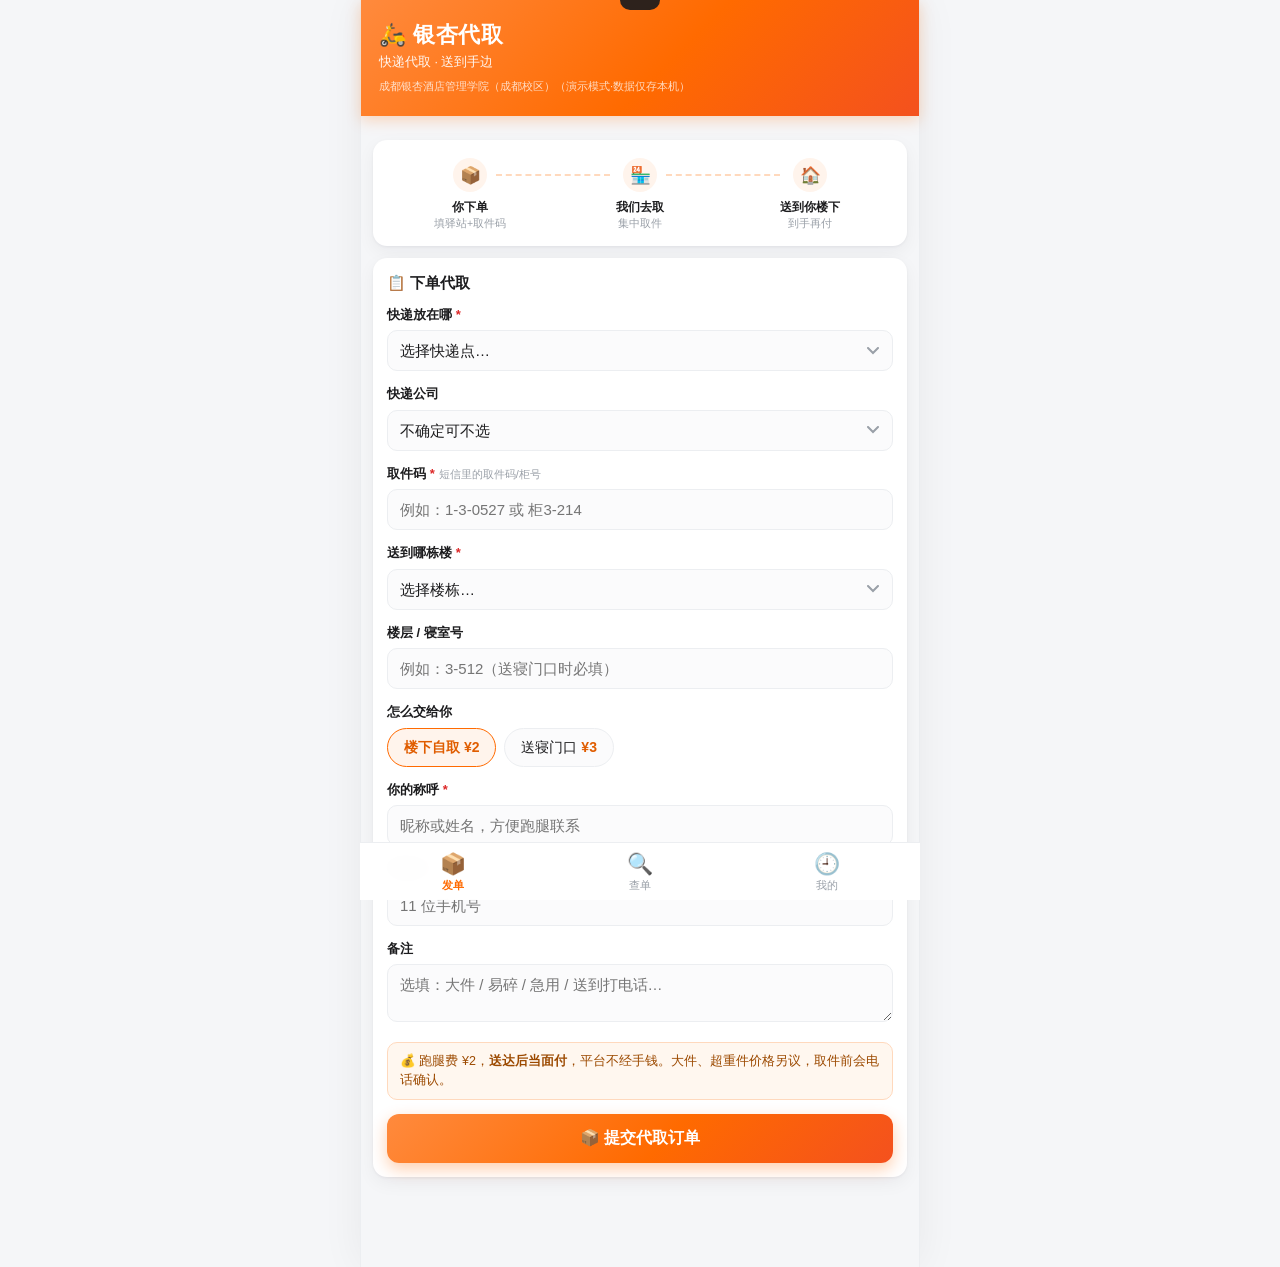
<file: index.html>
<!DOCTYPE html>
<html lang="zh-CN">
<head>
<meta charset="UTF-8">
<meta name="viewport" content="width=device-width, initial-scale=1, maximum-scale=1, user-scalable=no, viewport-fit=cover">
<meta name="theme-color" content="#ff6a00">
<title>银杏代取 · 快递代取送到手</title>
<link rel="stylesheet" href="assets/app.css">
</head>
<body>

<!-- ======== 顶部品牌 ======== -->
<header class="app-header">
  <div class="brand">🛵 <span id="appName">银杏代取</span></div>
  <div class="slogan" id="appSlogan">快递代取 · 送到手边</div>
  <div class="school" id="appSchool"></div>
</header>

<!-- ======== 页面1：发单 ======== -->
<section class="page page-pad active" id="page-order">
  <div class="card">
    <div class="steps">
      <div class="step"><div class="dot">📦</div><div class="t">你下单</div><div class="d">填驿站+取件码</div></div>
      <div class="step"><div class="dot">🏪</div><div class="t">我们去取</div><div class="d">集中取件</div></div>
      <div class="step"><div class="dot">🏠</div><div class="t">送到你楼下</div><div class="d">到手再付</div></div>
    </div>
  </div>

  <div class="card">
    <div class="card-title">📋 下单代取</div>

    <div class="field">
      <label>快递放在哪 <span class="req">*</span></label>
      <select id="frmStation"></select>
      <input type="text" id="frmStationOther" placeholder="请填写具体快递点位置" style="display:none; margin-top:8px">
    </div>

    <div class="field">
      <label>快递公司</label>
      <select id="frmCarrier"></select>
    </div>

    <div class="field">
      <label>取件码 <span class="req">*</span><span class="sub">短信里的取件码/柜号</span></label>
      <input type="text" id="frmCode" placeholder="例如：1-3-0527 或 柜3-214" autocomplete="off">
    </div>

    <div class="field">
      <label>送到哪栋楼 <span class="req">*</span></label>
      <select id="frmBuilding"></select>
    </div>

    <div class="field">
      <label>楼层 / 寝室号</label>
      <input type="text" id="frmRoom" placeholder="例如：3-512（送寝门口时必填）" autocomplete="off">
    </div>

    <div class="field">
      <label>怎么交给你</label>
      <div class="chips" id="frmDropoff">
        <div class="chip active" data-v="楼下" data-fee="2">楼下自取 <b class="price">¥2</b></div>
        <div class="chip" data-v="送寝门口" data-fee="3">送寝门口 <b class="price">¥3</b></div>
      </div>
    </div>

    <div class="field">
      <label>你的称呼 <span class="req">*</span></label>
      <input type="text" id="frmName" placeholder="昵称或姓名，方便跑腿联系" maxlength="12">
    </div>

    <div class="field">
      <label>手机号 <span class="req">*</span><span class="sub">送达联系 + 查单凭证</span></label>
      <input type="tel" id="frmPhone" placeholder="11 位手机号" maxlength="11">
    </div>

    <div class="field">
      <label>备注</label>
      <textarea id="frmNote" placeholder="选填：大件 / 易碎 / 急用 / 送到打电话…"></textarea>
    </div>

    <div class="pill-info">💰 跑腿费 <span id="feeShow">¥2</span>，<b>送达后当面付</b>，平台不经手钱。大件、超重件价格另议，取件前会电话确认。</div>

    <button class="btn mt14" id="btnSubmit">📦 提交代取订单</button>
  </div>
  <div class="page-pad-last"></div>
</section>

<!-- ======== 页面2：查单 ======== -->
<section class="page" id="page-query">
  <div class="card">
    <div class="card-title">🔍 查订单进度</div>
    <div class="field">
      <label>订单号</label>
      <input type="text" id="qryNo" placeholder="下单后收到的 YQ 开头的订单号" autocomplete="off">
    </div>
    <div class="field">
      <label>下单手机号</label>
      <input type="tel" id="qryPhone" placeholder="下单时填的手机号" maxlength="11">
    </div>
    <button class="btn" id="btnQuery">查询进度</button>
    <div class="mt6 muted" style="font-size:11.5px; text-align:center; margin-top:10px">查询结果只会展示给订单本人</div>
  </div>

  <div class="card" id="qryResult" style="display:none">
    <div class="card-title">📦 订单 <span class="no" id="resNo" style="font-size:12px;color:var(--ink-3)"></span></div>
    <div id="resStatus"></div>
    <div class="mt14 timeline" id="resTimeline"></div>
    <div class="mt14 info-grid" id="resInfo"></div>
    <div class="order-actions">
      <button class="btn sm ghost" id="btnCopyNo">复制订单号</button>
      <div class="spacer"></div>
      <div class="price" id="resFee"></div>
    </div>
  </div>
</section>

<!-- ======== 页面3：我的记录 ======== -->
<section class="page" id="page-mine">
  <div class="card" style="padding:12px 14px">
    <div class="flex">
      <input type="tel" id="minePhone" placeholder="输入手机号查看我的代取记录" maxlength="11" style="flex:1">
      <button class="btn sm" id="btnMineLoad">加载</button>
    </div>
  </div>
  <div id="mineList"></div>
  <div class="page-pad-last"></div>
</section>

<!-- ======== 底部导航 ======== -->
<nav class="tabbar">
  <div class="tab active" data-p="order"><span class="ico">📦</span>发单</div>
  <div class="tab" data-p="query"><span class="ico">🔍</span>查单</div>
  <div class="tab" data-p="mine"><span class="ico">🕘</span>我的</div>
</nav>

<div class="toast" id="toast"></div>

<script src="config.js"></script>
<script src="vendor/supabase.min.js"></script>
<script src="assets/store.js"></script>
<script>
/* ============ 文案 ============ */
document.getElementById('appName').textContent = CFG.APP_NAME;
document.getElementById('appSlogan').textContent = CFG.SLOGAN;
document.getElementById('appSchool').textContent = CFG.SCHOOL + (API.isDemo() ? '（演示模式·数据仅存本机）' : '');
if (API.isDemo()) document.title = CFG.APP_NAME + '（演示）';

/* ============ 下拉选项 ============ */
function fillSelect(id, list, placeholder) {
  const el = document.getElementById(id);
  el.innerHTML = '<option value="">' + placeholder + '</option>' +
    list.map(v => '<option value="' + v + '">' + v + '</option>').join('');
}
fillSelect('frmStation', CFG.STATIONS, '选择快递点…');
fillSelect('frmCarrier', CFG.CARRIERS, '不确定可不选');
fillSelect('frmBuilding', CFG.BUILDINGS, '选择楼栋…');

/* ============ 送达方式 chips + 价格 ============ */
const feeShow = document.getElementById('feeShow');
document.querySelectorAll('#frmDropoff .chip').forEach(ch => {
  ch.addEventListener('click', () => {
    document.querySelectorAll('#frmDropoff .chip').forEach(x => x.classList.remove('active'));
    ch.classList.add('active');
    const f = Number(ch.dataset.fee);
    feeShow.textContent = '¥' + f;
    if (ch.dataset.v === '送寝门口') {
      document.getElementById('frmRoom').required = true;
      document.getElementById('frmRoom').placeholder = '必填：楼层-寝室号，例如 3-512';
    } else {
      document.getElementById('frmRoom').placeholder = '例如：3-512（送寝门口时必填）';
    }
  });
});

/* ============ 驿站“其他”补充 ============ */
const stationSel = document.getElementById('frmStation');
const stationOther = document.getElementById('frmStationOther');
stationSel.addEventListener('change', () => {
  stationOther.style.display = stationSel.value === '其他' ? 'block' : 'none';
});

/* ============ 提交下单 ============ */
document.getElementById('btnSubmit').addEventListener('click', async () => {
  const station = stationSel.value;
  const code = document.getElementById('frmCode').value.trim();
  const building = document.getElementById('frmBuilding').value;
  const name = document.getElementById('frmName').value.trim();
  const phone = document.getElementById('frmPhone').value.trim();
  const room = document.getElementById('frmRoom').value.trim();
  const dropoff = document.querySelector('#frmDropoff .chip.active').dataset.v;

  if (!station) return toast('请选择快递点');
  if (!code) return toast('请填取件码');
  if (!building) return toast('请选择送到哪栋楼');
  if (dropoff === '送寝门口' && !room) return toast('送寝门口请填楼层/寝室号');
  if (!name) return toast('请填你的称呼');
  if (!/^1\d{10}$/.test(phone)) return toast('请填 11 位手机号');

  const fee = dropoff === '楼下' ? CFG.FEE_DROP_LOBBY : CFG.FEE_DROP_DOOR;
  const btn = document.getElementById('btnSubmit');
  btn.disabled = true; btn.textContent = '提交中…';
  try {
    const r = await API.createOrder({
      station: station === '其他' ? (stationOther.value.trim() || '其他') : station,
      carrier: document.getElementById('frmCarrier').value,
      pickup_code: code, building, room, dropoff,
      name, phone,
      note: document.getElementById('frmNote').value.trim(),
      fee
    });
    if (!r.ok) return toast(r.msg || '下单失败');
    saveLocalOrder(r.order_no, phone);
    toast('🎉 下单成功！跑腿马上出发');
    // 自动跳查单页并展示
    document.getElementById('qryNo').value = r.order_no;
    document.getElementById('qryPhone').value = phone;
    switchPage('query');
    await doQuery(true);
  } catch (e) {
    toast('下单失败：' + (e.message || '网络异常，请重试'));
  } finally {
    btn.disabled = false; btn.textContent = '📦 提交代取订单';
  }
});

/* ============ 查单 ============ */
document.getElementById('btnQuery').addEventListener('click', () => doQuery());
async function doQuery(silent) {
  const no = document.getElementById('qryNo').value.trim();
  const phone = document.getElementById('qryPhone').value.trim();
  if (!no) return toast('请填订单号');
  if (!/^1\d{10}$/.test(phone)) return toast('请填下单时的 11 位手机号');
  const btn = document.getElementById('btnQuery');
  btn.disabled = true; btn.textContent = '查询中…';
  try {
    const o = await API.queryOrder(no, phone);
    if (!o) return toast('没查到，请核对订单号和手机号');
    renderResult(o);
    if (!silent) saveLocalOrder(no, phone);
  } catch (e) {
    toast('查询失败：' + (e.message || '网络异常'));
  } finally {
    btn.disabled = false; btn.textContent = '查询进度';
  }
}

function renderResult(o) {
  document.getElementById('qryResult').style.display = 'block';
  document.getElementById('resNo').textContent = o.order_no + ' · ' + fmtTime(o.created_at);
  document.getElementById('resFee').textContent = '跑腿费 ¥' + o.fee;

  const st = o.status;
  document.getElementById('resStatus').innerHTML =
    '<span class="badge ' + st + '">' + API.STATUS_TEXT[st] + '</span>' +
    (st === 'pending' ? ' <span class="muted" style="font-size:12px">已通知跑腿，稍等片刻</span>'
     : st === 'done' ? ' <span class="muted" style="font-size:12px">已送达，记得当面付跑腿费哦</span>'
     : '');

  // 时间线：五档状态
  const seq = ['pending', 'picking', 'delivering', 'done'];
  const idx = seq.indexOf(st);
  const steps = [
    ['pending', '订单已提交', '跑腿收到通知'],
    ['picking', '正在取件', '已到' + o.station],
    ['delivering', '配送中', '送往' + o.building + (o.room ? ' ' + o.room : '')],
    ['done', '已送达', o.dropoff + (o.dropoff === '送寝门口' ? '' : '自取')]
  ];
  let html;
  if (st === 'cancelled') {
    // 已取消：只显示“已提交”完成 + “已取消”当前
    html = '<div class="tl-step done"><div class="tl-dot">✓</div>' +
      '<div class="tl-body"><div class="t">订单已提交</div><div class="d">跑腿收到通知</div></div></div>' +
      '<div class="tl-step now"><div class="tl-dot">✕</div>' +
      '<div class="tl-body"><div class="t">订单已取消</div><div class="d">如有疑问请联系跑腿（下单页有说明）</div></div></div>';
  } else {
    html = '';
    steps.forEach((s, i) => {
      let cls = 'tl-step';
      if (i < idx) cls += ' done';
      else if (i === idx) cls += ' now';
      html += '<div class="' + cls + '">' +
        '<div class="tl-dot">' + (i < idx ? '✓' : ['1','2','3','4'][i]) + '</div>' +
        '<div class="tl-body"><div class="t">' + s[1] + '</div><div class="d">' + s[2] + '</div></div></div>';
    });
  }
  document.getElementById('resTimeline').innerHTML = html;

  document.getElementById('resInfo').innerHTML =
    '<div><div class="k">快递点</div><div class="v">' + esc(o.station) + (o.carrier ? ' · ' + esc(o.carrier) : '') + '</div></div>' +
    '<div><div class="k">取件码</div><div class="v code-box" style="padding:2px 8px;font-size:15px;letter-spacing:1px">' + esc(o.pickup_code) + '</div></div>' +
    '<div><div class="k">送到</div><div class="v">' + esc(o.building) + (o.room ? ' ' + esc(o.room) : '') + '</div></div>' +
    '<div><div class="k">交接</div><div class="v">' + esc(o.dropoff) + '</div></div>' +
    (o.note ? '<div style="grid-column:1/3"><div class="k">备注</div><div class="v">' + esc(o.note) + '</div></div>' : '');
}

document.getElementById('btnCopyNo').addEventListener('click', () => {
  const no = document.getElementById('resNo').textContent.split(' ')[0];
  (navigator.clipboard ? navigator.clipboard.writeText(no) : Promise.reject())
    .then(() => toast('订单号已复制'))
    .catch(() => toast('复制失败，请长按手动复制'));
});

/* ============ 我的记录 ============ */
function localKey() { return 'yinhe_qudai_my_' + (document.getElementById('minePhone').value.trim() || 'x'); }
function saveLocalOrder(no, phone) {
  if (!phone) return;
  let list = [];
  try { list = JSON.parse(localStorage.getItem('yinhe_qudai_my_' + phone) || '[]'); } catch (e) {}
  if (!list.includes(no)) { list.unshift(no); list = list.slice(0, 10); }
  localStorage.setItem('yinhe_qudai_my_' + phone, JSON.stringify(list));
}
document.getElementById('btnMineLoad').addEventListener('click', async () => {
  const phone = document.getElementById('minePhone').value.trim();
  if (!/^1\d{10}$/.test(phone)) return toast('请填 11 位手机号');
  let list = [];
  try { list = JSON.parse(localStorage.getItem('yinhe_qudai_my_' + phone) || '[]'); } catch (e) {}
  if (!list.length) {
    document.getElementById('mineList').innerHTML =
      '<div class="card"><div class="empty"><span class="e">🕘</span><span class="t">这个手机号还没有下单记录</span></div></div>';
    return;
  }
  let html = '';
  for (const no of list) {
    try {
      const o = await API.queryOrder(no, phone);
      if (!o) continue;
      html += orderMiniCard(o);
    } catch (e) {}
  }
  document.getElementById('mineList').innerHTML = html || '<div class="card"><div class="empty"><span class="e">🕘</span><span class="t">暂无记录</span></div></div>';
});
function orderMiniCard(o) {
  return '<div class="card order-card" style="cursor:pointer" onclick="openByNo(\'' + o.order_no + '\')">' +
    '<div class="head"><span class="no">' + o.order_no + '</span>' +
    '<span class="badge ' + o.status + '">' + API.STATUS_TEXT[o.status] + '</span>' +
    '<span class="time">' + fmtTime(o.created_at) + '</span></div>' +
    '<div class="code-row"><div class="code-box">' + esc(o.pickup_code) + '</div>' +
    '<div style="font-size:13px"><div>' + esc(o.station) + ' → ' + esc(o.building) + ' ' + esc(o.room) + '</div>' +
    '<div class="muted" style="font-size:11.5px">' + esc(o.dropoff) + ' · 跑腿费 ¥' + o.fee + '</div></div></div></div>';
}
function openByNo(no) {
  document.getElementById('qryNo').value = no;
  document.getElementById('qryPhone').value = document.getElementById('minePhone').value.trim();
  switchPage('query');
  doQuery(true);
}

/* ============ 工具 ============ */
let toastTimer;
function toast(msg) {
  const t = document.getElementById('toast');
  t.textContent = msg; t.classList.add('show');
  clearTimeout(toastTimer);
  toastTimer = setTimeout(() => t.classList.remove('show'), 2200);
}
function fmtTime(iso) {
  const d = new Date(iso);
  return (d.getMonth() + 1) + '月' + d.getDate() + '日 ' + String(d.getHours()).padStart(2, '0') + ':' + String(d.getMinutes()).padStart(2, '0');
}
function esc(s) {
  return String(s == null ? '' : s).replace(/[&<>"']/g, c =>
    ({ '&': '&amp;', '<': '&lt;', '>': '&gt;', '"': '&quot;', "'": '&#39;' }[c]));
}

/* ============ 底部导航切换 ============ */
function switchPage(p) {
  document.querySelectorAll('.page').forEach(x => x.classList.remove('active'));
  document.getElementById('page-' + p).classList.add('active');
  document.querySelectorAll('.tabbar .tab').forEach(t =>
    t.classList.toggle('active', t.dataset.p === p));
  window.scrollTo(0, 0);
}
document.querySelectorAll('.tabbar .tab').forEach(t =>
  t.addEventListener('click', () => switchPage(t.dataset.p)));
</script>
</body>
</html>
</file>
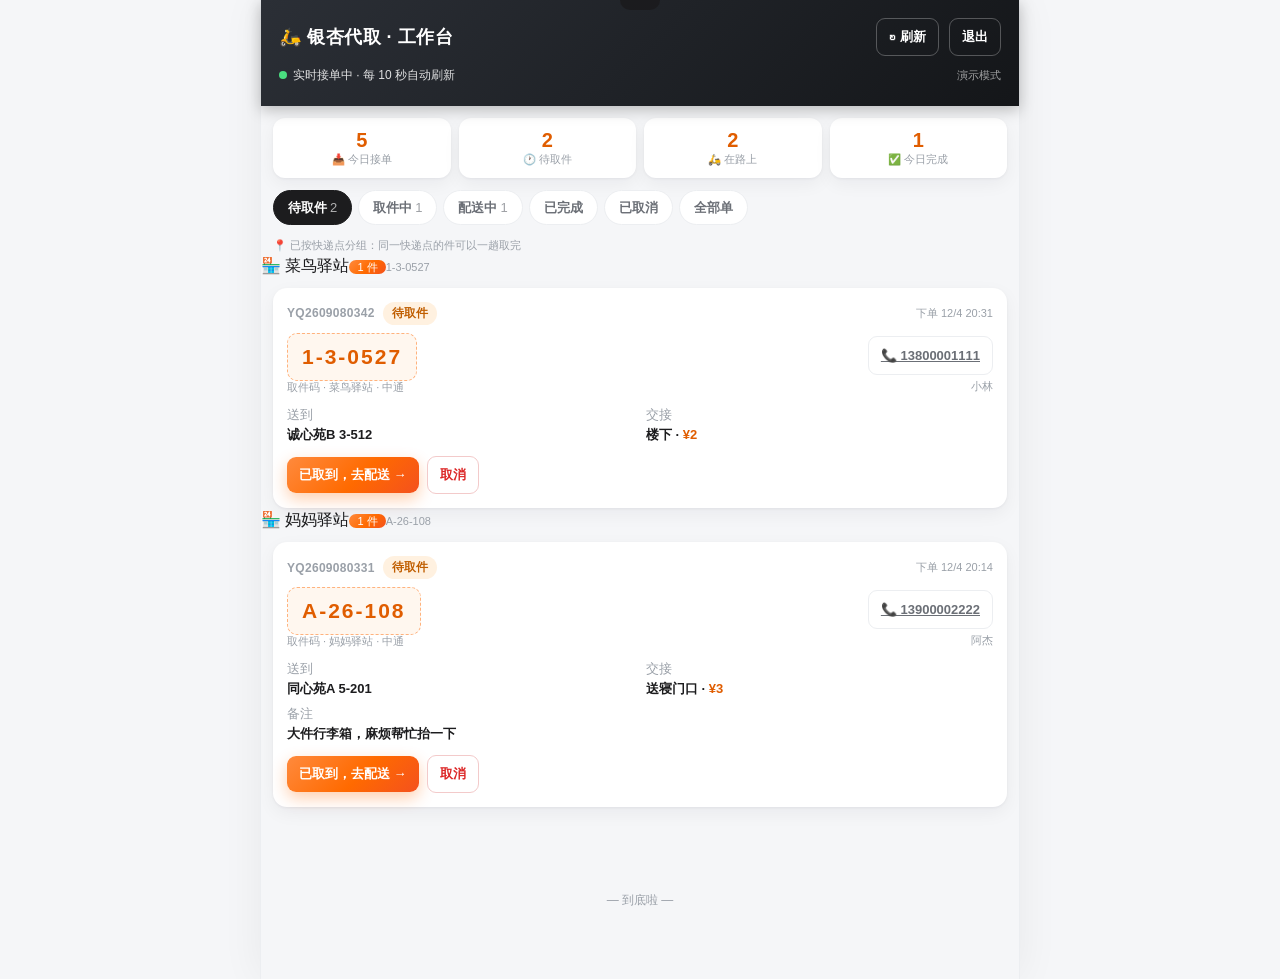
<file: admin.html>
<!DOCTYPE html>
<html lang="zh-CN">
<head>
<meta charset="UTF-8">
<meta name="viewport" content="width=device-width, initial-scale=1, viewport-fit=cover">
<meta name="theme-color" content="#1c1c1e">
<title>银杏代取 · 工作台</title>
<link rel="stylesheet" href="assets/app.css">
<style>
  body { max-width: 760px; }
  .app-header.dark { background: linear-gradient(135deg,#2b2f36,#141619); box-shadow: 0 4px 14px rgba(0,0,0,.25); }
  .app-header.dark .brand { font-size: 18px; }
  .toolbar { display:flex; align-items:center; gap:8px; margin-top:10px; }
  .toolbar .btn { box-shadow:none; }
  .status-line { display:flex; gap:6px; align-items:center; margin-top:10px; }
  .dot-live { width:8px;height:8px;border-radius:50%;background:#4ade80; animation:pulse 1.6s infinite; }
  @keyframes pulse { 0%,100%{opacity:1} 50%{opacity:.3} }
  .list-end { padding-bottom: 70px; text-align:center; font-size:12px; color:var(--ink-3); }
  .group-hint { font-size:11px; color:var(--ink-3); margin:10px 12px 0; }
</style>
</head>
<body>

<!-- 登录页 -->
<div id="loginView" class="login-wrap" style="display:none">
  <div class="login-box">
    <div class="logo">🛵</div>
    <h1>银杏代取 · 工作台</h1>
    <div class="sub" id="loginSub">跑腿团队专用 · 请输入管理口令</div>
    <div class="field">
      <input type="password" id="loginSecret" placeholder="管理口令" autocomplete="current-password">
    </div>
    <button class="btn" id="btnLogin">进入工作台</button>
    <div id="demoHint" style="display:none" class="pill-info mt10">演示模式：口令见 config.js 的 ADMIN_SECRET（默认 yinhe-2026）</div>
  </div>
</div>

<!-- 工作台 -->
<div id="workView" style="display:none">
  <header class="app-header dark">
    <div style="display:flex;align-items:center;gap:10px">
      <div class="brand">🛵 <span id="wName"></span> · 工作台</div>
      <div style="flex:1"></div>
      <button class="btn sm ghost" id="btnRefresh" style="color:#fff;border-color:#ffffff44;background:transparent">↻ 刷新</button>
      <button class="btn sm ghost" id="btnLogout" style="color:#fff;border-color:#ffffff44;background:transparent">退出</button>
    </div>
    <div class="status-line" id="liveLine"><span class="dot-live"></span><span style="font-size:12px;opacity:.85">实时接单中 · 每 <span id="liveSec">10</span> 秒自动刷新</span><span style="margin-left:auto;font-size:11px;opacity:.6" id="modeTag"></span></div>
  </header>

  <div class="stat-row" id="statRow"></div>

  <div class="ztabs" id="zTabs"></div>

  <div id="groupHint" class="group-hint" style="display:none">📍 已按快递点分组：同一快递点的件可以一趟取完</div>

  <div id="orderList"></div>
  <div class="list-end" id="listEnd">— 到底啦 —</div>
</div>

<div class="toast" id="toast"></div>

<script src="config.js"></script>
<script src="vendor/supabase.min.js"></script>
<script src="assets/store.js"></script>
<script>
const $ = id => document.getElementById(id);
const view = { status: null, orders: [], stats: null, timer: null };
const TABS = [
  ['pending', '待取件'], ['picking', '取件中'], ['delivering', '配送中'],
  ['done', '已完成'], ['cancelled', '已取消'], ['all', '全部单']
];

/* ---------- 初始化 ---------- */
$('wName').textContent = CFG.APP_NAME;
$('loginSub').textContent = CFG.APP_NAME + ' · 跑腿团队专用';
$('liveSec').textContent = CFG.REFRESH_SEC;
$('modeTag').textContent = API.isDemo() ? '演示模式' : '线上模式';
$('demoHint').style.display = API.isDemo() ? 'block' : 'none';
if (API.isDemo()) $('loginSecret').value = CFG.ADMIN_SECRET;

/* ---------- 登录 ---------- */
$('btnLogin').addEventListener('click', async () => {
  const secret = $('loginSecret').value.trim();
  if (!secret) return toast('请输入管理口令');
  const btn = $('btnLogin');
  btn.disabled = true; btn.textContent = '验证中…';
  try {
    const ok = await API.checkSecret(secret);
    if (!ok) return toast('口令不对，请重试');
    API._secret = secret;
    localStorage.setItem('yinhe_qudai_admin_remember', '1');
    enterWork();
  } catch (e) {
    toast('验证失败：' + (e.message || '请检查网络'));
  } finally {
    btn.disabled = false; btn.textContent = '进入工作台';
  }
});
$('loginSecret').addEventListener('keydown', e => { if (e.key === 'Enter') $('btnLogin').click(); });
$('btnLogout').addEventListener('click', () => {
  API._secret = '';
  clearInterval(view.timer);
  $('workView').style.display = 'none';
  $('loginView').style.display = 'flex';
  $('loginSecret').value = '';
  toast('已退出');
});

function enterWork() {
  $('loginView').style.display = 'none';
  $('workView').style.display = 'block';
  view.status = 'pending';
  renderTabs(); renderStats(); loadOrders(); soundPing();
  view.timer = setInterval(() => {
    if (!document.hidden) { loadOrders(true); }
  }, CFG.REFRESH_SEC * 1000);
}

/* ---------- 统计 ---------- */
async function renderStats() {
  try {
    const s = await API.stats();
    view.stats = s;
    const boxes = [
      ['📥', s.today_count, '今日接单'],
      ['🕐', s.pending_count, '待取件'],
      ['🛵', s.picking_count + s.delivering_count, '在路上'],
      ['✅', s.done_today, '今日完成']
    ];
    $('statRow').innerHTML = boxes.map(b =>
      '<div class="stat-box"><div class="n">' + b[1] + '</div><div class="l">' + b[0] + ' ' + b[2] + '</div></div>').join('');
    renderTabs();   // 统计到位后刷新 tab 上的数字角标
  } catch (e) {}
}

/* ---------- 状态 tab ---------- */
function renderTabs() {
  const n = s => (view.stats ? view.stats[s + '_count'] : null);
  const nAll = view.orders ? view.orders.length : null;
  $('zTabs').innerHTML = TABS.map(t => {
    const key = t[0], label = t[1];
    let cnt = '';
    if (key === 'all') cnt = view.stats ? '' : '';
    else if (key === 'pending') cnt = n('pending') != null ? n('pending') : '';
    else if (key === 'picking') cnt = n('picking') != null ? n('picking') : '';
    else if (key === 'delivering') cnt = n('delivering') != null ? n('delivering') : '';
    else cnt = '';
    return '<div class="ztab' + (view.status === key ? ' active' : '') + '" data-s="' + key + '">' + label +
      (cnt !== '' ? '<span class="n">' + cnt + '</span>' : '') + '</div>';
  }).join('');
  document.querySelectorAll('#zTabs .ztab').forEach(t =>
    t.addEventListener('click', () => {
      view.status = t.dataset.s;
      renderTabs(); loadOrders();
    }));
}

/* ---------- 拉单 ---------- */
let loading = false;
async function loadOrders(silent) {
  if (loading) return;
  loading = true;
  try {
    const before = view.orders.length;
    const list = await API.listOrders(view.status === 'all' ? null : view.status);
    // 静默轮询时：有新出现的待取件单才提醒（首次加载不提醒）
    const hadNew = silent && before > 0 &&
      list.some(o => o.status === 'pending' && !view.orders.some(x => x.order_no === o.order_no));
    view.orders = list;
    renderList();
    renderTabs();
    if (silent && hadNew && list.length > before) { soundPing(); toast('🔔 有新订单'); }
    if (!silent) renderStats();
  } catch (e) {
    if (!silent) toast('加载失败：' + (e.message || '网络异常'));
  } finally {
    loading = false;
  }
}

$('btnRefresh').addEventListener('click', () => { renderStats(); loadOrders(); toast('已刷新'); });

/* ---------- 渲染列表（待取件按驿站分组） ---------- */
function renderList() {
  const list = view.orders;
  const box = $('orderList');
  const hint = $('groupHint');
  if (!list.length) {
    box.innerHTML = '<div class="card"><div class="empty"><span class="e">📭</span><span class="t">这里还没有订单</span></div></div>';
    hint.style.display = 'none';
    $('listEnd').style.display = 'block';
    return;
  }
  const grouped = view.status === 'pending';
  hint.style.display = grouped ? 'block' : 'none';

  let html = '';
  if (grouped) {
    const map = {};
    list.forEach(o => { (map[o.station] = map[o.station] || []).push(o); });
    Object.keys(map).forEach(st => {
      const items = map[st];
      const codes = items.map(o => o.pickup_code).join(' / ');
      html += '<div class="station-head">🏪 ' + esc(st) +
        '<span class="cnt">' + items.length + ' 件</span>' +
        '<span class="codes">' + esc(codes) + '</span></div>';
      items.forEach(o => { html += card(o); });
    });
  } else {
    list.forEach(o => { html += card(o); });
  }
  box.innerHTML = html;
}

function card(o) {
  const st = o.status;
  const isDoneOrCancel = st === 'done' || st === 'cancelled';
  const canCancel = st === 'pending';
  const actions = isDoneOrCancel ? '' :
    '<button class="btn sm" data-act="next" data-no="' + o.order_no + '">' + API.NEXT_LABEL[st] + ' →</button>' +
    (canCancel ? '<button class="btn sm danger-ghost" data-act="cancel" data-no="' + o.order_no + '">取消</button>' : '');
  return '<div class="card order-card" data-no="' + o.order_no + '">' +
    '<div class="head"><span class="no">' + o.order_no + '</span>' +
    '<span class="badge ' + st + '">' + API.STATUS_TEXT[st] + '</span>' +
    '<span class="time">下单 ' + fmtTime(o.created_at) + '</span></div>' +
    '<div class="code-row"><div>' +
    '<div class="code-box">' + esc(o.pickup_code) + '</div>' +
    '<div class="code-lbl">取件码 · ' + esc(o.station) + (o.carrier ? ' · ' + esc(o.carrier) : '') + '</div></div>' +
    '<div style="margin-left:auto;text-align:right">' +
    '<a class="btn sm ghost" style="margin-top:2px" href="tel:' + esc(o.phone) + '">📞 ' + esc(o.phone) + '</a>' +
    '<div style="font-size:11px;color:var(--ink-3);margin-top:3px">' + esc(o.name) + '</div></div></div>' +
    '<div class="info-grid">' +
    '<div><div class="k">送到</div><div class="v">' + esc(o.building) + (o.room ? ' ' + esc(o.room) : '') + '</div></div>' +
    '<div><div class="k">交接</div><div class="v">' + esc(o.dropoff) + ' · <span class="price">¥' + o.fee + '</span></div></div>' +
    (o.note ? '<div style="grid-column:1/3"><div class="k">备注</div><div class="v">' + esc(o.note) + '</div></div>' : '') +
    '</div>' +
    (actions ? '<div class="order-actions">' + actions + '</div>' : '') +
    '</div>';
}

/* ---------- 操作：状态流转 / 取消 ---------- */
document.addEventListener('click', async e => {
  const btn = e.target.closest('[data-act]');
  if (!btn) return;
  const no = btn.dataset.no;
  const act = btn.dataset.act;
  if (act === 'cancel') {
    const o = view.orders.find(x => x.order_no === no);
    if (o && o.status !== 'pending') return toast('只有待取件的单才能取消');
    if (!confirm('确定取消订单 ' + no + ' ？')) return;
  }
  const cur = view.orders.find(x => x.order_no === no);
  const target = act === 'cancel' ? 'cancelled'
    : act === 'next' ? (cur ? API.STATUS_NEXT[cur.status] : null)
    : null;
  if (!target) return toast('订单状态已变化，请刷新后再试');
  btn.disabled = true;
  try {
    const r = await API.updateStatus(no, target);
    if (!r.ok) return toast(r.msg || '操作失败');
    toast(act === 'cancel' ? '已取消订单' : '状态已更新 ✓');
    if (target === 'done') soundDone();
    loadOrders(); renderStats();
  } catch (err) {
    toast('操作失败：' + (err.message || '网络异常'));
  } finally {
    btn.disabled = false;
  }
});

/* ---------- 提示音（新单/完成） ---------- */
function beep(freq, dur) {
  try {
    const ctx = new (window.AudioContext || window.webkitAudioContext)();
    const osc = ctx.createOscillator(), g = ctx.createGain();
    osc.connect(g); g.connect(ctx.destination);
    osc.frequency.value = freq;
    g.gain.setValueAtTime(.14, ctx.currentTime);
    g.gain.exponentialRampToValueAtTime(.001, ctx.currentTime + dur);
    osc.start(); osc.stop(ctx.currentTime + dur);
  } catch (e) {}
}
function soundPing() { beep(880, .25); }
function soundDone() { beep(660, .18); setTimeout(() => beep(990, .28), 150); }

/* ---------- 工具 ---------- */
let toastTimer;
function toast(msg) {
  const t = $('toast');
  t.textContent = msg; t.classList.add('show');
  clearTimeout(toastTimer);
  toastTimer = setTimeout(() => t.classList.remove('show'), 2000);
}
function fmtTime(iso) {
  const d = new Date(iso);
  const h = String(d.getHours()).padStart(2, '0'), m = String(d.getMinutes()).padStart(2, '0');
  return (d.getMonth() + 1) + '/' + d.getDate() + ' ' + h + ':' + m;
}
function esc(s) {
  return String(s == null ? '' : s).replace(/[&<>"']/g, c =>
    ({ '&': '&amp;', '<': '&lt;', '>': '&gt;', '"': '&quot;', "'": '&#39;' }[c]));
}

/* ---------- 自动登录（演示模式/记住状态） ---------- */
(function autoEnter() {
  if (API.isDemo()) { API._secret = CFG.ADMIN_SECRET; enterWork(); return; }
  $('loginView').style.display = 'flex';
})();
</script>
</body>
</html>
</file>
<file: assets/app.css>
/* ============================================================
 * 银杏代取 · 全局样式（移动端优先，管理端自适应）
 * 主色：活力橙 #ff6a00  辅助：成功绿 / 信息蓝
 * ============================================================ */

:root {
  --brand: #ff6a00;
  --brand-dark: #e05d00;
  --brand-grad: linear-gradient(135deg, #ff8a3d 0%, #ff6a00 55%, #f4511e 100%);
  --bg: #f5f6f8;
  --card: #ffffff;
  --ink: #1c1c1e;
  --ink-2: #6b6f76;
  --ink-3: #9aa0a8;
  --line: #eceef1;
  --ok: #16a34a;
  --info: #2563eb;
  --warn: #d97706;
  --danger: #dc2626;
  --radius: 14px;
  --shadow: 0 1px 3px rgba(20, 24, 32, .05), 0 6px 18px rgba(20, 24, 32, .05);
}

* { margin: 0; padding: 0; box-sizing: border-box; -webkit-tap-highlight-color: transparent; }

html { font-size: 16px; }
body {
  font-family: -apple-system, BlinkMacSystemFont, "PingFang SC", "Microsoft YaHei",
               "Segoe UI", Roboto, sans-serif;
  background: var(--bg);
  color: var(--ink);
  line-height: 1.5;
  max-width: 560px;
  margin: 0 auto;
  min-height: 100vh;
  -webkit-font-smoothing: antialiased;
}

/* ---------- 顶部品牌条 ---------- */
.app-header {
  background: var(--brand-grad);
  color: #fff;
  padding: 18px 18px 22px;
  position: sticky; top: 0; z-index: 20;
  box-shadow: 0 4px 14px rgba(255, 106, 0, .25);
}
.app-header .brand { font-size: 22px; font-weight: 800; letter-spacing: .5px; }
.app-header .slogan { font-size: 12.5px; opacity: .92; margin-top: 2px; }
.app-header .school { font-size: 11px; opacity: .75; margin-top: 6px; }

/* ---------- 通用卡片 ---------- */
.card {
  background: var(--card);
  border-radius: var(--radius);
  box-shadow: var(--shadow);
  margin: 12px 12px 0;
  padding: 14px 14px;
}
.card:last-child { margin-bottom: 84px; }

.card-title { font-size: 15px; font-weight: 700; margin-bottom: 10px; display: flex; align-items: center; gap: 6px; }
.card-title .hint { font-size: 11px; color: var(--ink-3); font-weight: 400; margin-left: auto; }

/* ---------- 表单 ---------- */
.field { margin-bottom: 13px; }
.field label { display: block; font-size: 13px; font-weight: 600; margin-bottom: 6px; color: var(--ink); }
.field label .req { color: var(--danger); }
.field .sub { font-size: 11px; color: var(--ink-3); font-weight: 400; margin-left: 4px; }

input[type=text], input[type=tel], input[type=number], input[type=password], select, textarea {
  width: 100%;
  border: 1.5px solid var(--line);
  border-radius: 10px;
  padding: 11px 12px;
  font-size: 15px;
  font-family: inherit;
  color: var(--ink);
  background: #fbfbfc;
  outline: none;
  transition: border .15s;
  appearance: none;
  -webkit-appearance: none;
}
input:focus, select:focus, textarea:focus { border-color: var(--brand); background: #fff; }
textarea { resize: vertical; min-height: 58px; }

select {
  background-image: url("data:image/svg+xml;charset=utf8,%3Csvg xmlns='http://www.w3.org/2000/svg' width='12' height='8'%3E%3Cpath d='M1 1l5 5 5-5' stroke='%239aa0a8' stroke-width='2' fill='none' stroke-linecap='round'/%3E%3C/svg%3E");
  background-repeat: no-repeat;
  background-position: right 13px center;
  padding-right: 34px;
}

/* 送达方式 / 快捷选择 chips */
.chips { display: flex; gap: 8px; flex-wrap: wrap; }
.chip {
  border: 1.5px solid var(--line);
  background: #fbfbfc;
  border-radius: 999px;
  padding: 8px 16px;
  font-size: 14px;
  cursor: pointer;
  user-select: none;
  transition: all .12s;
  color: var(--ink);
}
.chip.active { border-color: var(--brand); background: #fff4ec; color: var(--brand-dark); font-weight: 700; }

/* ---------- 按钮 ---------- */
.btn {
  display: block; width: 100%;
  border: none; border-radius: 12px;
  padding: 14px;
  font-size: 16px; font-weight: 700;
  font-family: inherit;
  cursor: pointer;
  transition: transform .05s, opacity .15s;
  text-align: center;
  color: #fff;
  background: var(--brand-grad);
  box-shadow: 0 6px 16px rgba(255, 106, 0, .32);
}
.btn:active { transform: scale(.98); }
.btn:disabled { opacity: .55; cursor: not-allowed; box-shadow: none; }
.btn.ghost { background: #fff; color: var(--ink-2); border: 1.5px solid var(--line); box-shadow: none; font-weight: 600; }
.btn.sm { padding: 9px 12px; font-size: 13px; border-radius: 9px; display: inline-block; width: auto; }
.btn.danger-ghost { background: #fff; color: var(--danger); border: 1.5px solid #f3caca; box-shadow: none; font-weight: 600; }

/* ---------- 状态徽章 ---------- */
.badge {
  display: inline-block;
  font-size: 11.5px;
  font-weight: 700;
  padding: 3px 9px;
  border-radius: 999px;
  white-space: nowrap;
}
.badge.pending { background: #fff1e0; color: #c05e00; }
.badge.picking { background: #e8f0fe; color: #1d4ed8; }
.badge.delivering { background: #f3e8ff; color: #7c3aed; }
.badge.done { background: #e4f6ea; color: #15803d; }
.badge.cancelled { background: #f1f2f4; color: #6b7280; }

/* ---------- 提示条 ---------- */
.toast {
  position: fixed; left: 50%; top: 18px;
  transform: translateX(-50%) translateY(-140%);
  background: rgba(28, 28, 30, .92); color: #fff;
  padding: 10px 20px; border-radius: 999px;
  font-size: 14px; z-index: 99;
  transition: transform .25s;
  max-width: 86vw; text-align: center;
}
.toast.show { transform: translateX(-50%) translateY(0); }

/* ---------- 底部导航（学生端） ---------- */
.tabbar {
  position: fixed; bottom: 0; left: 50%; transform: translateX(-50%);
  width: 100%; max-width: 560px;
  background: rgba(255, 255, 255, .96);
  backdrop-filter: blur(10px);
  border-top: 1px solid var(--line);
  display: flex; z-index: 30;
  padding-bottom: env(safe-area-inset-bottom);
}
.tabbar .tab {
  flex: 1; text-align: center; padding: 9px 0 7px;
  font-size: 11px; color: var(--ink-3);
  cursor: pointer; user-select: none;
}
.tabbar .tab .ico { font-size: 21px; line-height: 1.15; display: block; }
.tabbar .tab.active { color: var(--brand); font-weight: 700; }

/* ---------- 面板切换 ---------- */
.page { display: none; }
.page.active { display: block; }
.page-pad { padding: 12px 0 0; }
.page-pad-last { padding-bottom: 90px; }

/* ---------- 怎么玩 步骤条 ---------- */
.steps { display: flex; gap: 4px; margin-top: 4px; }
.steps .step { flex: 1; text-align: center; position: relative; }
.steps .step .dot {
  width: 34px; height: 34px; margin: 0 auto 6px;
  border-radius: 50%;
  background: #fff4ec; color: var(--brand-dark);
  display: flex; align-items: center; justify-content: center;
  font-size: 17px;
}
.steps .step .t { font-size: 12px; font-weight: 700; color: var(--ink); }
.steps .step .d { font-size: 10.5px; color: var(--ink-3); }
.steps .step:not(:last-child)::after {
  content: ''; position: absolute; top: 16px; left: calc(50% + 26px);
  width: calc(100% - 52px); border-top: 2px dashed #ffd9bd;
}

/* ---------- 订单卡片 ---------- */
.order-card { margin: 10px 12px 0; }
.order-card .head { display: flex; align-items: center; gap: 8px; margin-bottom: 8px; }
.order-card .no { font-size: 12px; color: var(--ink-3); font-weight: 600; letter-spacing: .3px; }
.order-card .time { font-size: 11px; color: var(--ink-3); margin-left: auto; }

.code-row { display: flex; align-items: center; gap: 10px; }
.code-box {
  background: #fff7ef;
  border: 1.5px dashed #ffb27d;
  border-radius: 10px;
  padding: 7px 14px;
  font-size: 21px; font-weight: 800;
  letter-spacing: 2px;
  color: var(--brand-dark);
  font-variant-numeric: tabular-nums;
}
.code-lbl { font-size: 11px; color: var(--ink-3); margin-top: -2px; }

.info-grid { display: grid; grid-template-columns: 1fr 1fr; gap: 6px 12px; margin-top: 10px; font-size: 13px; }
.info-grid .k { color: var(--ink-3); }
.info-grid .v { font-weight: 600; }

.order-actions { display: flex; gap: 8px; margin-top: 12px; align-items: center; }
.order-actions .spacer { flex: 1; }

/* 驿站分组（管理端） */
.station-group .station-head {
  display: flex; align-items: center; gap: 6px;
  margin: 14px 12px 0; padding: 9px 12px;
  background: #fff; border-radius: 12px;
  box-shadow: var(--shadow);
  font-weight: 700; font-size: 13.5px;
  position: sticky; top: 56px; z-index: 10;
}
.station-head .cnt {
  background: var(--brand-grad); color: #fff;
  font-size: 11px; padding: 1px 8px; border-radius: 999px;
}
.station-head .codes { margin-left: auto; font-size: 11px; color: var(--ink-3); font-weight: 400; max-width: 55%; overflow: hidden; text-overflow: ellipsis; white-space: nowrap; }

/* 统计条（管理端） */
.stat-row { display: flex; gap: 8px; margin: 12px 12px 0; }
.stat-box {
  flex: 1; background: #fff; border-radius: 12px; box-shadow: var(--shadow);
  padding: 10px 6px; text-align: center;
}
.stat-box .n { font-size: 20px; font-weight: 800; color: var(--brand-dark); line-height: 1.2; }
.stat-box .l { font-size: 10.5px; color: var(--ink-3); }

/* 状态 tab（管理端） */
.ztabs { display: flex; gap: 6px; margin: 12px 12px 0; overflow-x: auto; padding-bottom: 2px; }
.ztab {
  flex-shrink: 0; border: 1.5px solid var(--line); background: #fff;
  padding: 7px 14px; border-radius: 999px; font-size: 13px;
  color: var(--ink-2); cursor: pointer; font-weight: 600;
}
.ztab.active { background: var(--ink); color: #fff; border-color: var(--ink); }
.ztab .n { opacity: .65; margin-left: 3px; font-weight: 400; }

/* 空状态 */
.empty { text-align: center; padding: 46px 20px; color: var(--ink-3); }
.empty .e { font-size: 44px; display: block; margin-bottom: 10px; }
.empty .t { font-size: 14px; }

/* 时间线（查单） */
.timeline { margin-top: 8px; }
.tl-step { display: flex; gap: 10px; position: relative; padding-bottom: 20px; }
.tl-step:last-child { padding-bottom: 4px; }
.tl-dot {
  width: 22px; height: 22px; border-radius: 50%; flex-shrink: 0;
  border: 2px solid var(--line); background: #fff;
  display: flex; align-items: center; justify-content: center;
  font-size: 10px; color: #fff; z-index: 1;
}
.tl-step.done .tl-dot { background: var(--ok); border-color: var(--ok); }
.tl-step.now .tl-dot { background: var(--brand); border-color: var(--brand); box-shadow: 0 0 0 4px rgba(255,106,0,.18); }
.tl-step .tl-body .t { font-size: 14px; font-weight: 700; }
.tl-step .tl-body .d { font-size: 11.5px; color: var(--ink-3); }
.tl-step:not(:last-child)::before {
  content: ''; position: absolute; left: 10px; top: 24px; bottom: -2px;
  border-left: 2px solid var(--line);
}
.tl-step.done:not(:last-child)::before { border-left-color: var(--ok); }

/* 登录框（管理端） */
.login-wrap { display: flex; flex-direction: column; justify-content: center; min-height: 78vh; padding: 24px; }
.login-box { background: #fff; border-radius: 18px; box-shadow: var(--shadow); padding: 26px 20px; }
.login-box .logo { font-size: 30px; text-align: center; }
.login-box h1 { text-align: center; font-size: 20px; margin: 6px 0 2px; }
.login-box .sub { text-align: center; font-size: 12px; color: var(--ink-3); margin-bottom: 20px; }

/* 小工具 */
.muted { color: var(--ink-3); }
.mt6 { margin-top: 6px; } .mt10 { margin-top: 10px; } .mt14 { margin-top: 14px; }
.flex { display: flex; align-items: center; gap: 8px; }
.price { color: var(--brand-dark); font-weight: 800; }
.pill-info {
  background: #fff7ef; border: 1px solid #ffd9bd; color: #9c4a00;
  border-radius: 10px; padding: 9px 12px; font-size: 12.5px; margin-top: 10px;
}

@media (min-width: 700px) {
  body { box-shadow: 0 0 40px rgba(0,0,0,.06); border-left: 1px solid var(--line); border-right: 1px solid var(--line); }
}
</file>
